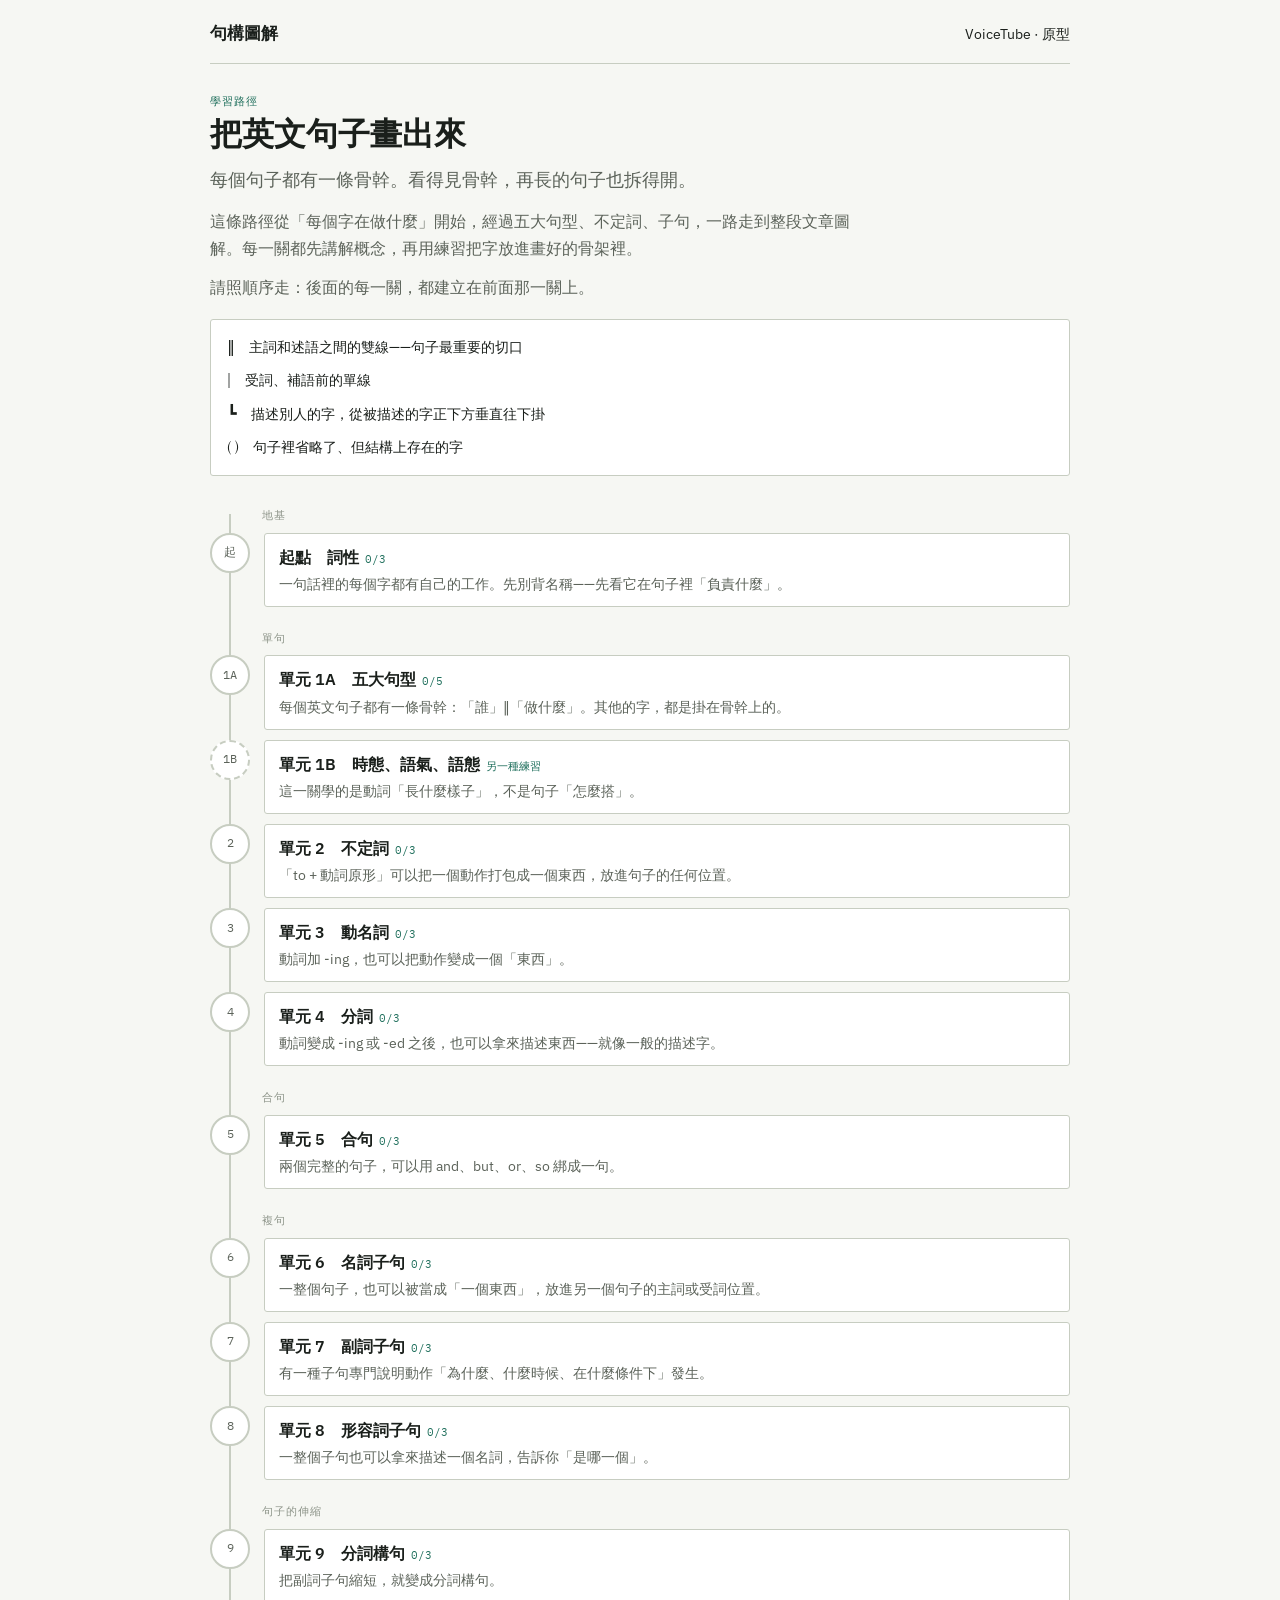
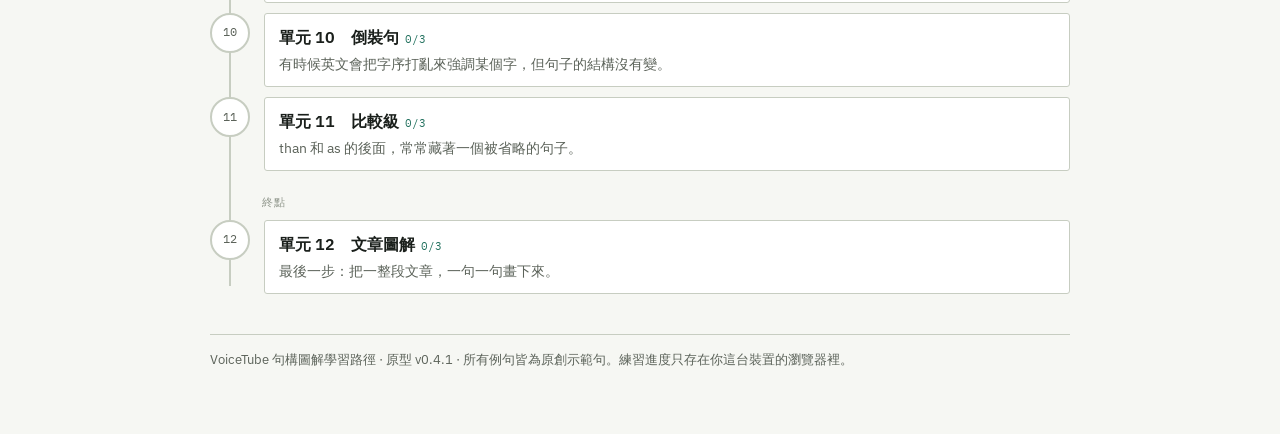
<file: index.html>
<!doctype html>
<html lang="zh-Hant">
<head>
<meta charset="utf-8">
<meta name="viewport" content="width=device-width,initial-scale=1">
<title>句構圖解學習路徑</title>
<meta name="description" content="一條按部就班的英文句子結構學習路徑：用直角記號把句子畫出來，從詞性一路走到文章圖解。">
<link rel="preconnect" href="https://fonts.googleapis.com">
<link rel="preconnect" href="https://fonts.gstatic.com" crossorigin>
<link rel="stylesheet" href="https://fonts.googleapis.com/css2?family=IBM+Plex+Mono:wght@400;500&family=IBM+Plex+Sans:wght@400;500;600&family=Spectral:ital,wght@0,400;0,600;1,400&display=swap">
<link rel="stylesheet" href="assets/diagram-engine.css">
<link rel="stylesheet" href="assets/site.css">
</head>
<body data-page="index">
<div class="wrap">
  <header class="topbar"><a class="brandmark" href="index.html">句構圖解</a><span>VoiceTube · 原型</span></header>

  <p class="kicker">學習路徑</p>
  <h1>把英文句子畫出來</h1>
  <div class="intro">
    <p class="lede">每個句子都有一條骨幹。看得見骨幹，再長的句子也拆得開。</p>
    <p>這條路徑從「每個字在做什麼」開始，經過五大句型、不定詞、子句，一路走到整段文章圖解。每一關都先講解概念，再用練習把字放進畫好的骨架裡。</p>
    <p>請照順序走：後面的每一關，都建立在前面那一關上。</p>
  </div>

  <div class="legend" aria-label="記號說明">
    <div><code>‖</code>　主詞和述語之間的雙線——句子最重要的切口</div>
    <div><code>|</code>　受詞、補語前的單線</div>
    <div><code>┗</code>　描述別人的字，從被描述的字正下方垂直往下掛</div>
    <div><code>( )</code>　句子裡省略了、但結構上存在的字</div>
  </div>

  <ol class="path" id="path"></ol>

  <footer class="note">VoiceTube 句構圖解學習路徑 · 原型 v0.4.1 · 所有例句皆為原創示範句。練習進度只存在你這台裝置的瀏覽器裡。</footer>
</div>
<script type="module" src="assets/app.js"></script>
</body>
</html>
</file>
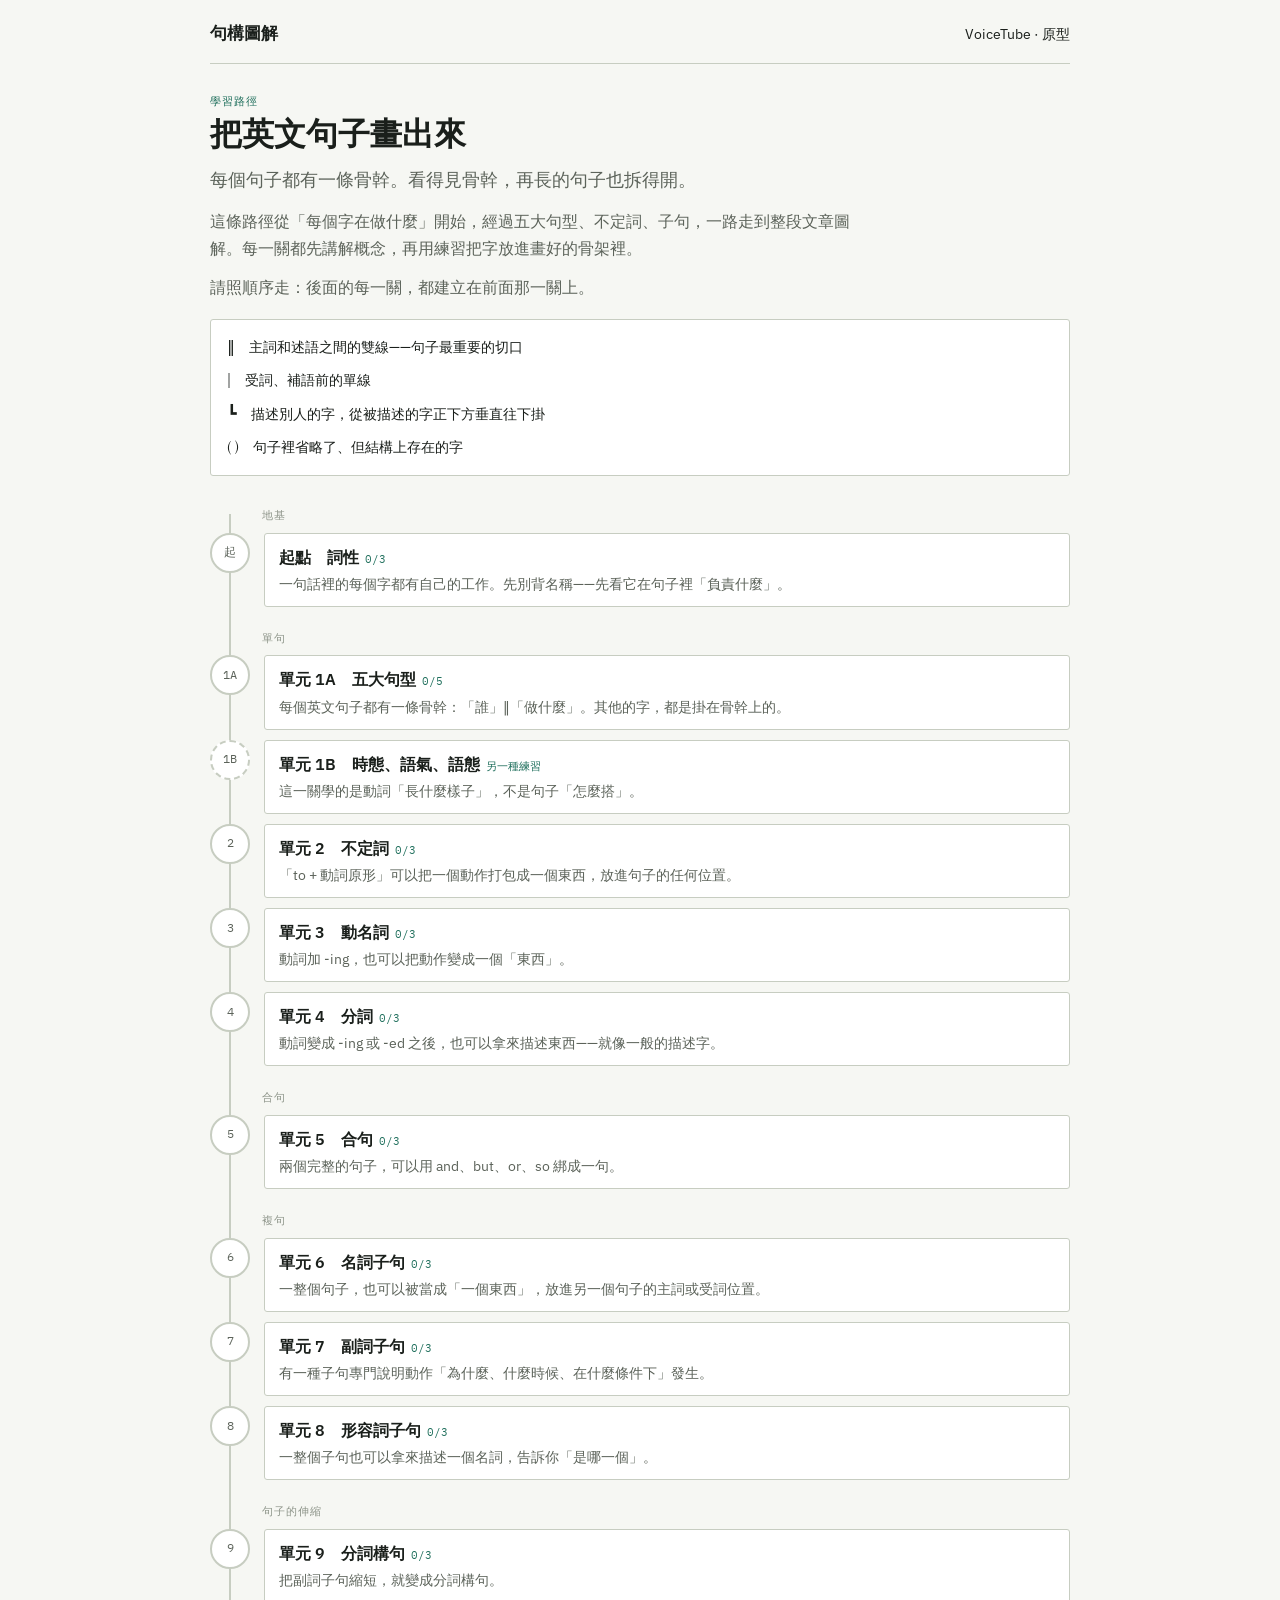
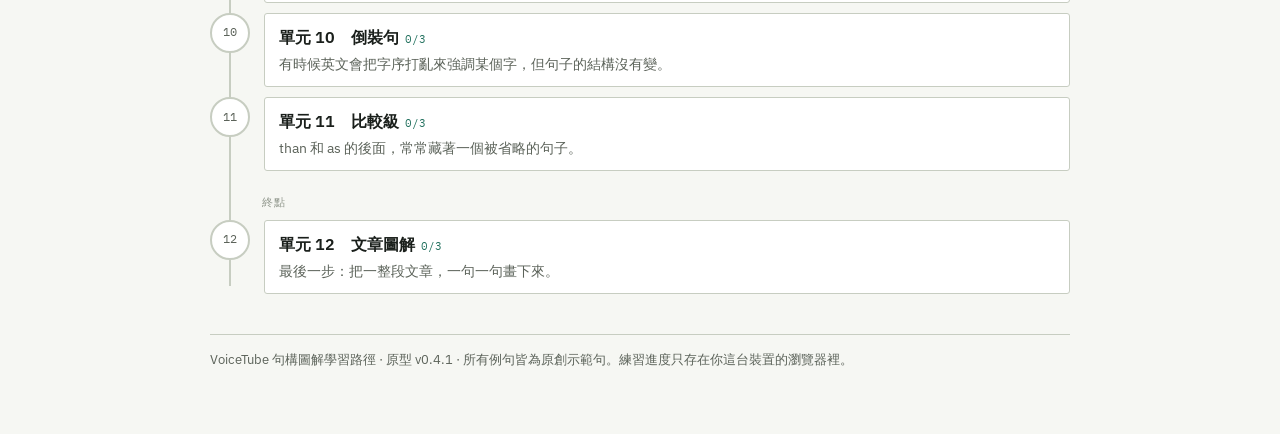
<file: unit.html>
<!doctype html>
<html lang="zh-Hant">
<head>
<meta charset="utf-8">
<meta name="viewport" content="width=device-width,initial-scale=1">
<title>句構圖解</title>
<link rel="preconnect" href="https://fonts.googleapis.com">
<link rel="preconnect" href="https://fonts.gstatic.com" crossorigin>
<link rel="stylesheet" href="https://fonts.googleapis.com/css2?family=IBM+Plex+Mono:wght@400;500&family=IBM+Plex+Sans:wght@400;500;600&family=Spectral:ital,wght@0,400;0,600;1,400&display=swap">
<link rel="stylesheet" href="assets/diagram-engine.css">
<link rel="stylesheet" href="assets/site.css">
</head>
<body data-page="unit">
<div class="wrap">
  <header class="topbar"><a href="index.html">← 學習路徑</a><a class="brandmark" href="index.html">句構圖解</a></header>

  <p class="kicker" id="kicker"></p>
  <h1 id="title"></h1>
  <p class="lede" id="lede"></p>

  <section class="concept" aria-labelledby="concept-head">
    <h2 id="concept-head">概念講解</h2>
    <div id="concept-body"></div>
  </section>

  <section aria-labelledby="practice-head">
    <h2 id="practice-head">練習</h2>
    <div id="practice"></div>
  </section>

  <nav class="pager" id="pager" aria-label="單元"></nav>

  <footer class="note">VoiceTube 句構圖解學習路徑 · 原型 v0.4.1 · 所有例句皆為原創示範句。</footer>
</div>
<script type="module" src="assets/app.js"></script>
</body>
</html>
</file>
<file: assets/diagram-engine.css>
/* @vt/diagram-engine v0.1.1 — 直角記號樣式
 * 只有垂直線與水平線。字站在一條橫線上（.dg-head 的 border-bottom）；
 * ‖ 是 .dg-pos-v 的 6px double 左邊線；| 是 2px solid 左邊線；修飾語靠 .dg-mods 的左邊線垂直往下掛。
 * 所有顏色走 CSS 變數，宿主覆寫 .dg-root 上的變數即可換主題。
 */

.dg-root {
  --dg-line: #2C332C;        /* 骨幹與所有線 */
  --dg-ink: #1A1F1B;         /* 字 */
  --dg-muted: #8D9489;       /* 角色標籤、虛線、括號 */
  --dg-fixed: #8A918A;       /* 已給定的灰字 */
  --dg-ok: #1F6F5C;  --dg-ok-bg: #E3EFEA;
  --dg-bad: #A6462C; --dg-bad-bg: #F7E8E2;
  --dg-armed-bg: #E3EFEA;    /* 手上有字卡時，所有空格的底色 */
  --dg-hover-bg: #F3EDDC;    /* 已填格 hover（提示可取回） */
  --dg-font: Spectral, Georgia, "Noto Serif TC", serif;
  --dg-mono: "IBM Plex Mono", ui-monospace, SFMono-Regular, Menlo, monospace;
  --dg-size: 19px;
  --dg-head-h: 40px;

  display: block;
  max-width: 100%;
  overflow-x: auto;                       /* 手機：水平捲動，不縮排版 */
  color: var(--dg-ink);
  font-family: var(--dg-font);
  font-size: var(--dg-size);
  line-height: 1.2;
  box-sizing: border-box;
}
@media (prefers-color-scheme: dark) {
  .dg-root:not([data-dg-theme="light"]) {
    --dg-line: #C2CBBF; --dg-ink: #E9EDE6; --dg-muted: #7C857A; --dg-fixed: #7F887E;
    --dg-ok: #57B89A; --dg-ok-bg: #1E2E28; --dg-bad: #E08D70; --dg-bad-bg: #32221C;
    --dg-armed-bg: #1E2E28; --dg-hover-bg: #2A2519;
  }
}
.dg-root[data-dg-theme="dark"] {
  --dg-line: #C2CBBF; --dg-ink: #E9EDE6; --dg-muted: #7C857A; --dg-fixed: #7F887E;
  --dg-ok: #57B89A; --dg-ok-bg: #1E2E28; --dg-bad: #E08D70; --dg-bad-bg: #32221C;
  --dg-armed-bg: #1E2E28; --dg-hover-bg: #2A2519;
}

/* ---- 容器 ---- */
.dg-diagram { display: inline-flex; flex-direction: column; gap: 14px; min-width: 100%; }
.dg-passage { display: flex; flex-direction: column; gap: 26px; }   /* 文章：逐句垂直堆疊 */

/* ---- 骨幹 ---- */
.dg-clause { display: flex; align-items: flex-start; }
.dg-cell   { display: flex; flex-direction: column; align-items: stretch; }
.dg-head {
  display: flex; align-items: center; justify-content: center; gap: 2px;
  min-width: 72px; height: var(--dg-head-h); box-sizing: border-box; padding: 0 14px; margin: 0;
  border: 0; border-bottom: 2px solid var(--dg-line);       /* 字站的那條橫線 */
  border-radius: 0; background: transparent;
  font: inherit; color: var(--dg-ink); white-space: nowrap; cursor: default;
}

/* 收邊：每條骨幹最左最右各一豎線 */
.dg-clause > .dg-cell:first-child > .dg-head,
.dg-clause > .dg-cell:first-child > .dg-phrase > .dg-cell:first-child > .dg-head { border-left: 2px solid var(--dg-line); }
.dg-clause > .dg-cell:last-child > .dg-head,
.dg-clause > .dg-cell:last-child > .dg-phrase > .dg-cell:last-child > .dg-head { border-right: 2px solid var(--dg-line); }

/* ‖ ——唯一的雙線，只在主詞／述語之間 */
.dg-pos-v > .dg-head,
.dg-pos-v > .dg-phrase > .dg-cell:first-child > .dg-head { border-left: 6px double var(--dg-line); }

/* | ——受詞、補語前的單線 */
.dg-pos-o  > .dg-head, .dg-pos-sc > .dg-head, .dg-pos-oc > .dg-head,
.dg-pos-o  > .dg-phrase > .dg-cell:first-child > .dg-head,
.dg-pos-sc > .dg-phrase > .dg-cell:first-child > .dg-head,
.dg-pos-oc > .dg-phrase > .dg-cell:first-child > .dg-head { border-left: 2px solid var(--dg-line); }

/* 片語（不定詞／動名詞／分詞片語）：一格內自成一列，內部用 | 分隔 */
.dg-phrase { display: flex; align-items: flex-start; }
.dg-phrase > .dg-cell + .dg-cell > .dg-head { border-left: 2px solid var(--dg-line); }

/* 子句站在位置上（名詞子句當主詞／受詞）：一格內自成一條完整骨幹 */
.dg-nest { display: flex; flex-direction: column; align-items: flex-start; padding: 0 6px; }
.dg-nest-role { font-family: var(--dg-mono); font-size: 10px; letter-spacing: .04em; color: var(--dg-muted); margin-bottom: 2px; }

/* ---- 修飾語：垂直往下掛 ---- */
.dg-mods {
  display: flex; flex-direction: column; align-items: flex-start;
  margin-left: 22px; padding-left: 12px;
  border-left: 2px solid var(--dg-line);                     /* 垂直幹線 */
}
.dg-mod { display: flex; flex-direction: column; align-items: flex-start; margin-top: 8px; }
.dg-mods .dg-head { min-width: 56px; padding: 0 10px; height: 34px; font-size: .95em; }
.dg-mods .dg-clause { margin-top: 2px; }

/* 介係詞片語：prep | object */
.dg-pp { display: flex; align-items: flex-start; }
.dg-pp > .dg-cell + .dg-cell > .dg-head { border-left: 2px solid var(--dg-line); }

/* 合句：兩條骨幹上下並排，中間虛線格放對等連接詞 */
.dg-conj { display: flex; align-items: center; gap: 10px; margin: 2px 0 2px 40px; }
.dg-conj .dg-head { border-left: 2px dashed var(--dg-muted); border-right: 2px dashed var(--dg-muted); height: 34px; min-width: 56px; }
.dg-tie { width: 28px; border-top: 2px dashed var(--dg-muted); }

/* ---- 字的狀態 ---- */
.dg-fixed { color: var(--dg-fixed); }
.dg-slot { cursor: pointer; border-bottom-style: dashed; border-bottom-color: var(--dg-muted); }
.dg-slot .dg-role { font-family: var(--dg-mono); font-size: 10px; letter-spacing: .04em; color: var(--dg-muted); }
.dg-slot.dg-filled { border-bottom-style: solid; border-bottom-color: var(--dg-line); }
.dg-slot.dg-filled:hover { background: var(--dg-hover-bg); }
.dg-slot.dg-armed, .dg-slot.dg-over { background: var(--dg-armed-bg); }
.dg-slot:focus-visible { outline: 2px solid var(--dg-ok); outline-offset: -2px; }
.dg-ok  { background: var(--dg-ok-bg);  color: var(--dg-ok);  border-bottom-color: var(--dg-line); }
.dg-bad { background: var(--dg-bad-bg); color: var(--dg-bad); border-bottom-color: var(--dg-bad); border-bottom-style: solid; }

/* 省略字：(  input  ) */
.dg-understood { cursor: text; }
.dg-paren { color: var(--dg-muted); }
.dg-input {
  font: inherit; width: 5.5ch; height: 26px; line-height: 26px; padding: 0;
  border: 0; border-bottom: 1px dashed var(--dg-muted); background: transparent;
  color: inherit; text-align: center; outline: none;
}
.dg-input:focus { border-bottom-color: var(--dg-ok); }
.dg-ok .dg-input { color: var(--dg-ok); }
.dg-bad .dg-input { color: var(--dg-bad); }

@media (prefers-reduced-motion: reduce) { .dg-root * { transition: none !important; } }
</file>
<file: assets/site.css>
/* 句構圖解學習路徑 — 對外原型的頁面樣式。圖解記號本身在 diagram-engine.css。 */
:root{
  --paper:#F6F7F3; --surface:#FFFFFF; --ink:#1A1F1B; --ink-soft:#5C635A; --muted:#8D9489;
  --rule:#C7CDC1; --line:#2C332C;
  --accent:#1F6F5C; --accent-soft:#E3EFEA; --on-accent:#FFFFFF;
  --warn:#A6462C; --warn-soft:#F7E8E2;
  --gold:#8A6A1F; --gold-soft:#F3EDDC;
  --shadow:rgba(26,31,27,.10);
  --serif:Spectral,Georgia,"Noto Serif TC",serif;
  --sans:"IBM Plex Sans","PingFang TC","Noto Sans TC",-apple-system,system-ui,sans-serif;
  --mono:"IBM Plex Mono",ui-monospace,SFMono-Regular,Menlo,monospace;
  color-scheme:light;
}
@media (prefers-color-scheme: dark){
  :root:not([data-theme="light"]){
    --paper:#131713; --surface:#1B211B; --ink:#E9EDE6; --ink-soft:#9BA396; --muted:#7C857A;
    --rule:#39413A; --line:#C2CBBF;
    --accent:#57B89A; --accent-soft:#1E2E28; --on-accent:#0E1410;
    --warn:#E08D70; --warn-soft:#32221C;
    --gold:#C9A94E; --gold-soft:#2A2519;
    --shadow:rgba(0,0,0,.45);
    color-scheme:dark;
  }
}
:root[data-theme="dark"]{
  --paper:#131713; --surface:#1B211B; --ink:#E9EDE6; --ink-soft:#9BA396; --muted:#7C857A;
  --rule:#39413A; --line:#C2CBBF;
  --accent:#57B89A; --accent-soft:#1E2E28; --on-accent:#0E1410;
  --warn:#E08D70; --warn-soft:#32221C;
  --gold:#C9A94E; --gold-soft:#2A2519;
  --shadow:rgba(0,0,0,.45);
  color-scheme:dark;
}

*,*::before,*::after{box-sizing:border-box}
html{-webkit-text-size-adjust:100%}
body{margin:0;background:var(--paper);color:var(--ink);font-family:var(--sans);font-size:16px;line-height:1.7;padding:0 16px}
.wrap{max-width:860px;margin:0 auto;padding-block:20px 64px}
a{color:var(--accent)}
.en{font-family:var(--serif)}

/* 頂列 */
.topbar{display:flex;justify-content:space-between;align-items:center;gap:12px;padding-bottom:14px;border-bottom:1px solid var(--rule);margin-bottom:28px;font-size:14px}
.topbar a{text-decoration:none;color:var(--ink-soft)}
.topbar a:hover{color:var(--ink)}
.brandmark{font-family:var(--serif);font-weight:600;color:var(--ink)!important;font-size:17px}

.kicker{font-family:var(--mono);font-size:11px;letter-spacing:.08em;text-transform:uppercase;color:var(--accent);margin:0 0 6px}
h1{font-family:var(--serif);font-weight:600;font-size:32px;line-height:1.2;margin:0 0 10px}
h2{font-family:var(--serif);font-weight:600;font-size:22px;line-height:1.3;margin:0 0 14px}
.lede{font-size:18px;color:var(--ink);margin:0 0 18px;max-width:40em}
.tag{display:inline-block;font-size:12px;color:var(--gold);background:var(--gold-soft);border-radius:2px;padding:1px 8px;margin-left:8px;vertical-align:middle;font-family:var(--sans);font-weight:500}

/* 學習路徑（首頁） */
.intro p{max-width:40em;color:var(--ink-soft);margin:0 0 12px}
.legend{display:grid;gap:6px;margin:18px 0 30px;padding:14px 16px;background:var(--surface);border:1px solid var(--rule);border-radius:3px;font-size:14px}
.legend code{font-family:var(--serif);font-size:16px;color:var(--ink)}
.path{list-style:none;margin:0;padding:0;position:relative}
.path::before{content:"";position:absolute;left:19px;top:8px;bottom:8px;border-left:2px solid var(--rule)}
.group-label{font-family:var(--mono);font-size:11px;letter-spacing:.08em;color:var(--muted);margin:22px 0 8px 52px}
.group-label:first-child{margin-top:0}
.node{position:relative;display:flex;gap:14px;align-items:flex-start;margin:0 0 10px}
.node .dot{flex:none;width:40px;height:40px;border-radius:50%;background:var(--surface);border:2px solid var(--rule);display:grid;place-items:center;font-family:var(--mono);font-size:12px;color:var(--ink-soft);position:relative;z-index:1}
.node.done .dot{border-color:var(--accent);background:var(--accent-soft);color:var(--accent)}
.node.morph .dot{border-style:dashed}
.node a.card{flex:1;display:block;text-decoration:none;color:inherit;background:var(--surface);border:1px solid var(--rule);border-radius:3px;padding:10px 14px}
.node a.card:hover{border-color:var(--ink-soft)}
.node a.card:focus-visible{outline:2px solid var(--accent);outline-offset:2px}
.card .nm{font-weight:600;font-size:16px}
.card .ds{display:block;font-size:13.5px;color:var(--ink-soft);margin-top:2px}
.card .pg{font-family:var(--mono);font-size:11px;color:var(--accent);margin-left:6px}

/* 單元頁：概念講解 */
section{margin-bottom:40px}
.concept p{max-width:42em;margin:0 0 12px}
.points{margin:14px 0 0;padding:12px 16px 12px 34px;background:var(--surface);border:1px solid var(--rule);border-left:3px solid var(--gold);border-radius:3px}
.points li{margin:4px 0}
figure.demo{margin:22px 0 0}
figure.demo .en{font-size:20px;margin:0 0 8px}
figure.demo figcaption{font-size:14px;color:var(--ink-soft);margin-top:8px}
.stage{background:var(--surface);border:1px solid var(--rule);border-radius:3px;box-shadow:0 1px 2px var(--shadow);padding:22px 18px 26px;overflow-x:auto}
.demo .stage .dg-fixed{color:var(--ink)}          /* 示範圖：全部畫好，字用正常墨色 */

/* 練習 */
.steps{display:flex;gap:6px;flex-wrap:wrap;align-items:center;margin:0 0 16px}
.steps .lab{font-family:var(--mono);font-size:11px;letter-spacing:.08em;color:var(--ink-soft);margin-right:4px}
.steps button{font-family:var(--mono);font-size:12px;min-width:32px;height:30px;border-radius:5px;cursor:pointer;border:1px solid var(--rule);background:transparent;color:var(--ink-soft)}
.steps button[aria-current="true"]{border-color:var(--ink);color:var(--ink);font-weight:500}
.steps button.done{background:var(--accent-soft);border-color:var(--accent);color:var(--accent)}
.explain{border-left:3px solid var(--accent);padding:2px 0 2px 14px;margin:0 0 16px;max-width:42em}
.explain .lab{font-size:12px;font-weight:600;color:var(--accent);display:block}
.explain p{margin:2px 0 0}
.prompt{margin:0 0 14px}
.prompt .en{font-size:22px;line-height:1.4;margin:0}
.prompt .zh{margin:4px 0 0;font-size:14px;color:var(--ink-soft)}
.prompt .task{margin:6px 0 0;font-size:14px;color:var(--ink-soft)}

.buckets{display:grid;grid-template-columns:repeat(auto-fit,minmax(140px,1fr));gap:9px}
.bucket{background:var(--surface);border:1px solid var(--rule);border-radius:3px;padding:10px 11px;min-height:98px;display:flex;flex-direction:column;gap:6px;text-align:left;font:inherit;color:inherit;cursor:pointer}
.bucket.over,.bucket.armed{border-color:var(--accent);background:var(--accent-soft)}
.bucket h3{margin:0;font-size:14px;font-weight:600;font-family:var(--sans)}
.bucket .eg{font-family:var(--mono);font-size:10px;color:var(--muted);margin:-4px 0 0}
.bucket .drop{display:flex;flex-wrap:wrap;gap:6px}

.bank-head{display:flex;justify-content:space-between;align-items:baseline;margin:18px 0 8px;gap:12px}
.bank-head span{font-family:var(--mono);font-size:11px;letter-spacing:.08em;color:var(--ink-soft)}
.bank{display:flex;flex-wrap:wrap;gap:8px;min-height:42px}
.tile{font-family:var(--serif);font-size:18px;background:var(--surface);color:var(--ink);border:1px solid var(--rule);border-radius:3px;box-shadow:0 1px 0 var(--shadow);padding:5px 12px;cursor:grab;touch-action:manipulation}
.tile:hover{border-color:var(--ink-soft)}
.tile[aria-pressed="true"]{border-color:var(--accent);background:var(--accent-soft);color:var(--accent)}
.tile.ok{border-color:var(--accent);background:var(--accent-soft);color:var(--accent)}
.tile.bad{border-color:var(--warn);background:var(--warn-soft);color:var(--warn)}
.tile:focus-visible,.btn:focus-visible,.bucket:focus-visible{outline:2px solid var(--accent);outline-offset:2px}

.controls{display:flex;gap:8px;flex-wrap:wrap;margin-top:18px}
.btn{font:inherit;font-size:14px;border-radius:3px;padding:8px 16px;cursor:pointer;border:1px solid var(--rule);background:var(--surface);color:var(--ink)}
.btn.primary{background:var(--accent);border-color:var(--accent);color:var(--on-accent);font-weight:500}
.btn.ghost{background:transparent}
.btn:hover{border-color:var(--ink-soft)}

.verdict{margin-top:16px;padding:14px 16px;border-radius:3px;border:1px solid var(--rule);background:var(--surface);font-size:15px}
.verdict.good{border-color:var(--accent);background:var(--accent-soft)}
.verdict.bad{border-color:var(--warn);background:var(--warn-soft)}
.verdict h3{margin:0 0 6px;font-size:16px;font-family:var(--sans)}
.verdict p{margin:0 0 6px}.verdict p:last-child{margin-bottom:0}
.verdict ul{margin:6px 0 0;padding-left:20px}

.morph-note{padding:16px 18px;background:var(--surface);border:1px dashed var(--rule);border-radius:3px;color:var(--ink-soft)}

/* 上一單元／下一單元 */
.pager{display:flex;justify-content:space-between;gap:12px;border-top:1px solid var(--rule);padding-top:18px}
.pager a{text-decoration:none;display:flex;flex-direction:column;max-width:48%;color:var(--ink)}
.pager a small{font-size:12px;color:var(--ink-soft)}
.pager a.next{text-align:right;margin-left:auto}

footer.note{margin-top:40px;padding-top:14px;border-top:1px solid var(--rule);font-size:12.5px;color:var(--ink-soft)}

@media (max-width:560px){
  h1{font-size:26px}
  .lede{font-size:17px}
  .prompt .en{font-size:20px}
}
@media (prefers-reduced-motion: reduce){*{transition:none!important}}
</file>
